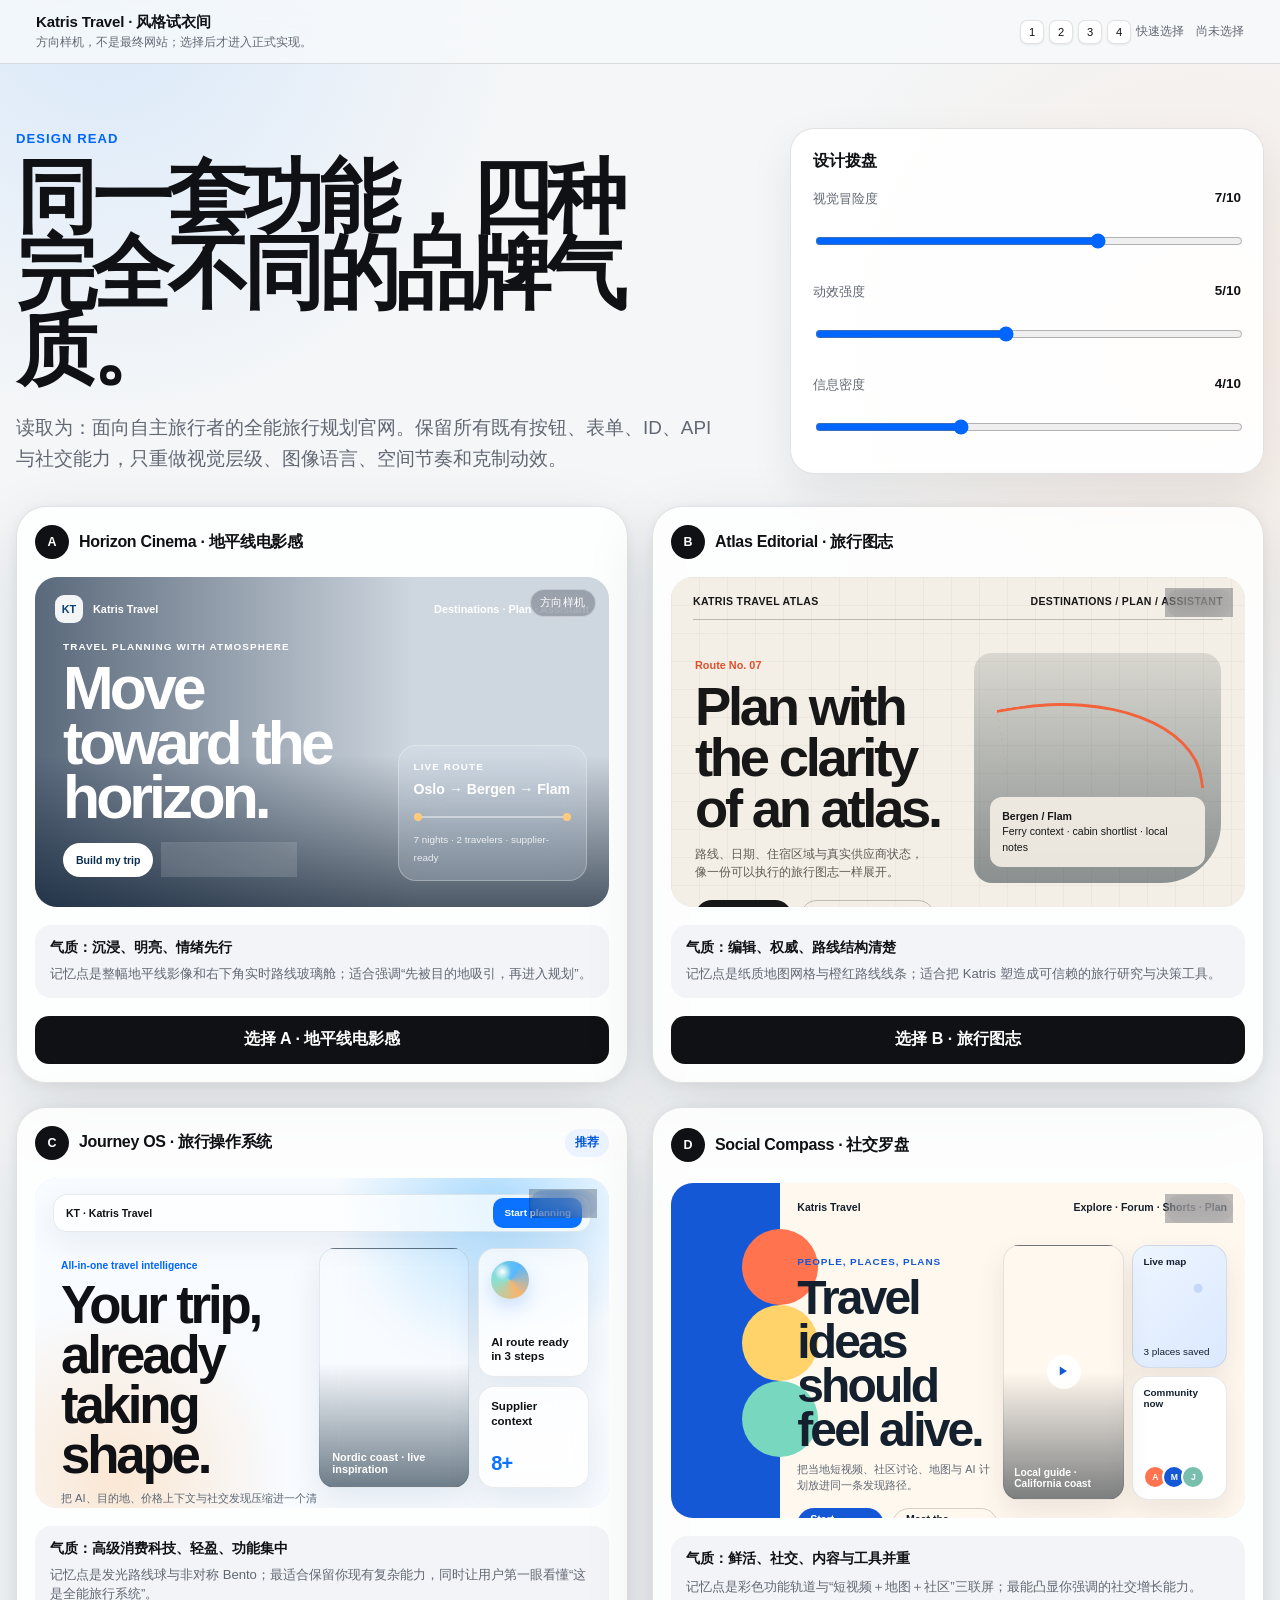
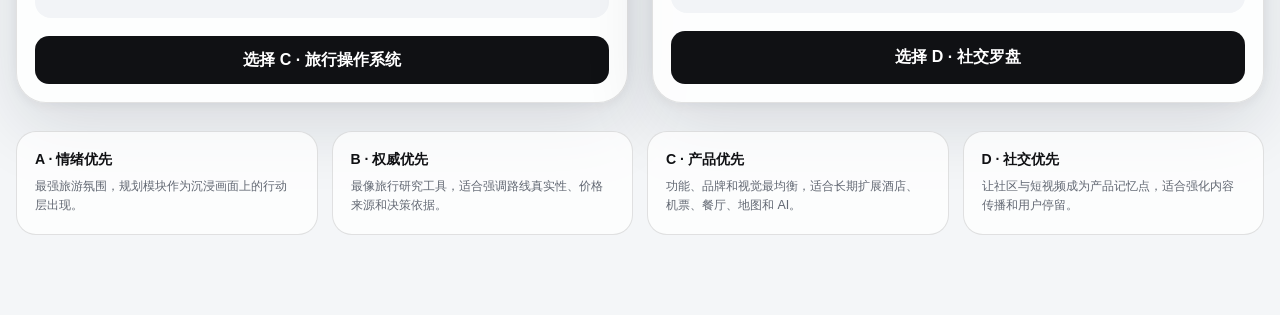
<file: design-previews/2026-07-15-katris-polish/index.html>
<!DOCTYPE html>
<html lang="zh-CN">
<head>
  <meta charset="UTF-8" />
  <meta name="viewport" content="width=device-width, initial-scale=1" />
  <meta name="color-scheme" content="light" />
  <meta name="theme-color" content="#f4f6f8" />
  <title>Katris Travel · 四方向设计样机</title>
  <style>
    :root {
      --shell-bg: #f4f6f8;
      --shell-surface: rgba(255, 255, 255, 0.92);
      --shell-ink: #101114;
      --shell-muted: #626873;
      --shell-line: rgba(16, 17, 20, 0.12);
      --shell-accent: #0066ff;
      --shell-accent-strong: #0052cc;
      --shell-focus: rgba(0, 102, 255, 0.34);
      --shell-radius: 24px;
      --shell-shadow: 0 24px 70px rgba(15, 23, 42, 0.12), 0 2px 12px rgba(15, 23, 42, 0.06);
      --system-font: -apple-system, BlinkMacSystemFont, "Segoe UI", "PingFang SC", "Hiragino Sans GB", "Microsoft YaHei", sans-serif;
    }

    * {
      box-sizing: border-box;
    }

    html {
      scroll-behavior: smooth;
    }

    body {
      min-width: 320px;
      margin: 0;
      color: var(--shell-ink);
      font-family: var(--system-font);
      background:
        radial-gradient(circle at 8% 0%, rgba(115, 179, 255, 0.2), transparent 26rem),
        radial-gradient(circle at 94% 18%, rgba(255, 186, 132, 0.18), transparent 28rem),
        var(--shell-bg);
    }

    button,
    input,
    textarea {
      font: inherit;
    }

    button {
      touch-action: manipulation;
    }

    button,
    input,
    textarea {
      -webkit-tap-highlight-color: transparent;
    }

    :focus-visible {
      outline: 3px solid var(--shell-focus);
      outline-offset: 3px;
    }

    .preview-toolbar {
      position: sticky;
      top: 0;
      z-index: 30;
      display: flex;
      align-items: center;
      justify-content: space-between;
      gap: 18px;
      min-height: 64px;
      padding: 12px clamp(16px, 3vw, 36px);
      border-bottom: 1px solid var(--shell-line);
      background: rgba(247, 249, 251, 0.82);
      backdrop-filter: blur(22px) saturate(150%);
    }

    .toolbar-title {
      display: grid;
      gap: 2px;
    }

    .toolbar-title strong {
      font-size: 0.94rem;
      letter-spacing: -0.01em;
    }

    .toolbar-title span,
    .toolbar-state {
      color: var(--shell-muted);
      font-size: 0.76rem;
    }

    .toolbar-meta {
      display: flex;
      align-items: center;
      justify-content: flex-end;
      gap: 12px;
      text-align: right;
    }

    .key-hint {
      display: inline-flex;
      align-items: center;
      gap: 5px;
      color: var(--shell-muted);
      font-size: 0.76rem;
    }

    kbd {
      display: inline-grid;
      place-items: center;
      width: 24px;
      height: 24px;
      border: 1px solid var(--shell-line);
      border-radius: 7px;
      background: #fff;
      color: var(--shell-ink);
      font-family: inherit;
      font-size: 0.7rem;
      box-shadow: 0 1px 2px rgba(15, 23, 42, 0.08);
    }

    .page {
      width: min(1460px, calc(100% - 32px));
      margin: 0 auto;
      padding: clamp(28px, 5vw, 72px) 0 80px;
    }

    .intro {
      display: grid;
      grid-template-columns: minmax(0, 1.2fr) minmax(300px, 0.8fr);
      gap: clamp(26px, 5vw, 70px);
      align-items: end;
      margin-bottom: 32px;
    }

    .intro-copy {
      max-width: 900px;
    }

    .intro-label {
      margin: 0 0 14px;
      color: #0066ff;
      font-size: 0.82rem;
      font-weight: 700;
      letter-spacing: 0.08em;
      text-transform: uppercase;
    }

    .intro h1 {
      max-width: 15ch;
      margin: 0;
      font-size: clamp(2.4rem, 6.3vw, 6.5rem);
      line-height: 0.94;
      letter-spacing: -0.065em;
    }

    .intro-copy > p:last-child {
      max-width: 68ch;
      margin: 24px 0 0;
      color: var(--shell-muted);
      font-size: clamp(1rem, 1.5vw, 1.18rem);
      line-height: 1.65;
    }

    .dials {
      display: grid;
      gap: 18px;
      padding: 22px;
      border: 1px solid var(--shell-line);
      border-radius: var(--shell-radius);
      background: var(--shell-surface);
      box-shadow: 0 16px 44px rgba(15, 23, 42, 0.08);
    }

    .dials h2 {
      margin: 0;
      font-size: 1rem;
      letter-spacing: -0.015em;
    }

    .dial {
      display: grid;
      gap: 9px;
    }

    .dial-head {
      display: flex;
      justify-content: space-between;
      gap: 12px;
      color: var(--shell-muted);
      font-size: 0.84rem;
    }

    .dial output {
      color: var(--shell-ink);
      font-weight: 800;
      font-variant-numeric: tabular-nums;
    }

    input[type="range"] {
      width: 100%;
      min-height: 44px;
      accent-color: var(--shell-accent);
      cursor: pointer;
    }

    .directions-grid {
      display: grid;
      grid-template-columns: repeat(2, minmax(0, 1fr));
      gap: 24px;
    }

    .direction-card {
      display: grid;
      gap: 18px;
      padding: 18px;
      border: 1px solid var(--shell-line);
      border-radius: 30px;
      background: rgba(255, 255, 255, 0.82);
      box-shadow: var(--shell-shadow);
      transition: transform 180ms ease, border-color 180ms ease, box-shadow 180ms ease;
    }

    .direction-card:hover {
      transform: translateY(-3px);
      border-color: rgba(0, 102, 255, 0.28);
      box-shadow: 0 28px 84px rgba(15, 23, 42, 0.15), 0 3px 14px rgba(15, 23, 42, 0.07);
    }

    .direction-card.is-selected {
      border-color: rgba(0, 102, 255, 0.78);
      box-shadow: 0 0 0 4px rgba(0, 102, 255, 0.12), var(--shell-shadow);
    }

    .direction-head {
      display: flex;
      align-items: center;
      justify-content: space-between;
      gap: 14px;
    }

    .direction-name {
      display: flex;
      align-items: center;
      gap: 10px;
      min-width: 0;
    }

    .direction-letter {
      display: grid;
      place-items: center;
      width: 34px;
      height: 34px;
      flex: 0 0 auto;
      border-radius: 50%;
      background: #101114;
      color: #fff;
      font-size: 0.78rem;
      font-weight: 800;
    }

    .direction-name strong {
      overflow: hidden;
      font-size: 1rem;
      letter-spacing: -0.02em;
      text-overflow: ellipsis;
      white-space: nowrap;
    }

    .badge {
      display: inline-flex;
      min-height: 28px;
      align-items: center;
      padding: 0 10px;
      border-radius: 999px;
      background: #eaf3ff;
      color: #0057d8;
      font-size: 0.72rem;
      font-weight: 750;
    }

    .mockup-stage {
      position: relative;
      overflow: hidden;
      min-height: 330px;
      border-radius: 22px;
      background: #dfe6ed;
      isolation: isolate;
    }

    .mockup-stage::after {
      content: "方向样机";
      position: absolute;
      top: 12px;
      right: 12px;
      z-index: 8;
      padding: 6px 9px;
      border: 1px solid rgba(255, 255, 255, 0.42);
      border-radius: 999px;
      background: rgba(15, 23, 42, 0.28);
      color: #fff;
      font-size: 0.66rem;
      letter-spacing: 0.06em;
      backdrop-filter: blur(12px);
    }

    .mockup {
      position: absolute;
      inset: 0;
      overflow: hidden;
    }

    .meta-block {
      display: grid;
      gap: 7px;
      width: 100%;
      min-width: 0;
      padding: 14px 15px;
      border-radius: 16px;
      background: #f2f4f7;
    }

    .meta-block strong {
      font-size: 0.86rem;
    }

    .meta-block span {
      color: var(--shell-muted);
      font-size: 0.82rem;
      line-height: 1.5;
    }

    .pick-button {
      display: inline-flex;
      align-items: center;
      justify-content: center;
      width: 100%;
      min-height: 48px;
      border: 0;
      border-radius: 14px;
      background: #101114;
      color: #fff;
      font-weight: 760;
      cursor: pointer;
      transition: transform 150ms ease, background-color 150ms ease;
    }

    .pick-button:hover {
      background: #26282e;
      transform: translateY(-1px);
    }

    .pick-button:active {
      transform: translateY(0) scale(0.985);
    }

    /* Direction A · Horizon Cinema */
    .dir-a {
      color: #fff;
      background:
        linear-gradient(90deg, rgba(7, 27, 52, 0.62), rgba(7, 27, 52, 0.08) 66%),
        linear-gradient(180deg, transparent 54%, rgba(9, 23, 39, 0.66)),
        url("https://images.unsplash.com/photo-1500534314209-a25ddb2bd429?auto=format&fit=crop&w=1400&q=82") center / cover;
    }

    .a-nav {
      position: absolute;
      top: 18px;
      left: 20px;
      right: 20px;
      z-index: 2;
      display: flex;
      align-items: center;
      justify-content: space-between;
      gap: 12px;
    }

    .a-brand,
    .a-nav-links {
      display: flex;
      align-items: center;
      gap: 10px;
      font-size: 0.68rem;
      font-weight: 700;
    }

    .a-mark {
      display: grid;
      place-items: center;
      width: 28px;
      height: 28px;
      border-radius: 9px;
      background: rgba(255, 255, 255, 0.92);
      color: #0c3f74;
    }

    .a-copy {
      position: absolute;
      left: 28px;
      bottom: 30px;
      z-index: 2;
      max-width: 58%;
    }

    .a-copy small,
    .a-route small {
      display: block;
      margin-bottom: 9px;
      font-size: 0.62rem;
      font-weight: 760;
      letter-spacing: 0.11em;
      text-transform: uppercase;
    }

    .a-copy h3 {
      max-width: 9ch;
      margin: 0;
      font-size: clamp(2rem, 4.8vw, 3.8rem);
      line-height: 0.9;
      letter-spacing: -0.065em;
    }

    .a-actions {
      display: flex;
      flex-wrap: wrap;
      gap: 8px;
      margin-top: 18px;
    }

    .mini-primary,
    .mini-secondary {
      display: inline-flex;
      align-items: center;
      justify-content: center;
      min-height: 34px;
      padding: 0 13px;
      border: 0;
      border-radius: 999px;
      font-size: 0.66rem;
      font-weight: 730;
    }

    .mini-primary {
      background: #fff;
      color: #0b2e50;
    }

    .mini-secondary {
      border: 1px solid rgba(255, 255, 255, 0.38);
      background: rgba(255, 255, 255, 0.14);
      color: #fff;
      backdrop-filter: blur(12px);
    }

    .a-route {
      position: absolute;
      right: 22px;
      bottom: 26px;
      z-index: 3;
      width: 33%;
      padding: 15px;
      border: 1px solid rgba(255, 255, 255, 0.28);
      border-radius: 18px;
      background: rgba(255, 255, 255, 0.16);
      backdrop-filter: blur(18px) saturate(140%);
    }

    .a-route strong {
      display: block;
      font-size: 0.88rem;
      line-height: 1.25;
    }

    .a-route-line {
      position: relative;
      height: 2px;
      margin: 17px 0 11px;
      background: rgba(255, 255, 255, 0.42);
    }

    .a-route-line::before,
    .a-route-line::after {
      content: "";
      position: absolute;
      top: 50%;
      width: 8px;
      height: 8px;
      border-radius: 50%;
      background: #ffca7a;
      transform: translateY(-50%);
    }

    .a-route-line::before { left: 0; }
    .a-route-line::after { right: 0; }

    .a-route span {
      font-size: 0.62rem;
      opacity: 0.82;
    }

    /* Direction B · Atlas Editorial */
    .dir-b {
      color: #171717;
      background: #f4efe6;
    }

    .dir-b::before {
      content: "";
      position: absolute;
      inset: 0;
      opacity: 0.42;
      background-image:
        linear-gradient(rgba(28, 28, 28, 0.08) 1px, transparent 1px),
        linear-gradient(90deg, rgba(28, 28, 28, 0.08) 1px, transparent 1px);
      background-size: 28px 28px;
    }

    .b-nav {
      position: absolute;
      top: 18px;
      left: 22px;
      right: 22px;
      z-index: 3;
      display: flex;
      align-items: center;
      justify-content: space-between;
      padding-bottom: 12px;
      border-bottom: 1px solid rgba(23, 23, 23, 0.25);
      font-size: 0.66rem;
      font-weight: 800;
      letter-spacing: 0.03em;
      text-transform: uppercase;
    }

    .b-copy {
      position: absolute;
      left: 24px;
      top: 78px;
      z-index: 2;
      width: 48%;
    }

    .b-index {
      color: #e14f2b;
      font-size: 0.68rem;
      font-weight: 800;
    }

    .b-copy h3 {
      margin: 8px 0 12px;
      font-size: clamp(2rem, 4.3vw, 3.4rem);
      line-height: 0.94;
      letter-spacing: -0.06em;
    }

    .b-copy p {
      max-width: 36ch;
      margin: 0;
      color: #5f5b55;
      font-size: 0.72rem;
      line-height: 1.55;
    }

    .b-actions {
      display: flex;
      gap: 8px;
      margin-top: 18px;
    }

    .b-actions .mini-primary {
      background: #171717;
      color: #fff;
    }

    .b-actions .mini-secondary {
      border-color: rgba(23, 23, 23, 0.24);
      background: transparent;
      color: #171717;
    }

    .b-map {
      position: absolute;
      top: 76px;
      right: 24px;
      bottom: 24px;
      z-index: 2;
      width: 43%;
      overflow: hidden;
      border-radius: 18px 18px 60px 18px;
      background:
        linear-gradient(180deg, rgba(22, 40, 48, 0.12), rgba(22, 40, 48, 0.48)),
        url("https://images.unsplash.com/photo-1530789253388-582c481c54b0?auto=format&fit=crop&w=900&q=82") center / cover;
    }

    .b-path {
      position: absolute;
      inset: 18% 10% auto 12%;
      height: 48%;
      border-top: 3px solid #f2623b;
      border-right: 3px solid #f2623b;
      border-radius: 0 90% 0 0;
      transform: rotate(-9deg);
    }

    .b-place {
      position: absolute;
      bottom: 16px;
      left: 16px;
      right: 16px;
      padding: 12px;
      border-radius: 12px;
      background: rgba(244, 239, 230, 0.9);
      font-size: 0.66rem;
      line-height: 1.45;
    }

    /* Direction C · Journey OS */
    .dir-c {
      color: #101114;
      background:
        radial-gradient(circle at 80% 8%, rgba(116, 198, 255, 0.55), transparent 29%),
        radial-gradient(circle at 14% 90%, rgba(255, 205, 154, 0.44), transparent 30%),
        #f8fbff;
    }

    .c-nav {
      position: absolute;
      top: 16px;
      left: 18px;
      right: 18px;
      z-index: 3;
      display: flex;
      align-items: center;
      justify-content: space-between;
      min-height: 38px;
      padding: 0 8px 0 12px;
      border: 1px solid rgba(18, 32, 48, 0.09);
      border-radius: 14px;
      background: rgba(255, 255, 255, 0.7);
      box-shadow: 0 10px 30px rgba(34, 76, 110, 0.08);
      backdrop-filter: blur(18px);
      font-size: 0.66rem;
      font-weight: 750;
    }

    .c-nav button {
      min-height: 30px;
      padding: 0 11px;
      border: 0;
      border-radius: 10px;
      background: #0a72ff;
      color: #fff;
      font-size: 0.62rem;
      font-weight: 760;
    }

    .c-copy {
      position: absolute;
      left: 26px;
      top: 77px;
      z-index: 2;
      width: 46%;
    }

    .c-copy span {
      color: #0066ff;
      font-size: 0.64rem;
      font-weight: 780;
    }

    .c-copy h3 {
      margin: 7px 0 10px;
      font-size: clamp(2rem, 4.2vw, 3.3rem);
      line-height: 0.95;
      letter-spacing: -0.06em;
    }

    .c-copy p {
      margin: 0;
      color: #5b6673;
      font-size: 0.7rem;
      line-height: 1.5;
    }

    .c-actions {
      display: flex;
      gap: 8px;
      margin-top: 15px;
    }

    .c-actions .mini-primary {
      background: #101114;
      color: #fff;
    }

    .c-actions .mini-secondary {
      border-color: rgba(16, 17, 20, 0.15);
      background: rgba(255, 255, 255, 0.82);
      color: #101114;
    }

    .c-bento {
      position: absolute;
      top: 70px;
      right: 20px;
      bottom: 20px;
      z-index: 2;
      display: grid;
      width: 47%;
      grid-template-columns: 1.15fr 0.85fr;
      grid-template-rows: 1fr 0.78fr;
      gap: 9px;
    }

    .c-tile {
      overflow: hidden;
      border: 1px solid rgba(16, 17, 20, 0.08);
      border-radius: 16px;
      background: rgba(255, 255, 255, 0.78);
      box-shadow: 0 14px 32px rgba(36, 82, 118, 0.1);
      backdrop-filter: blur(16px);
    }

    .c-photo {
      grid-row: span 2;
      position: relative;
      background:
        linear-gradient(180deg, transparent 48%, rgba(10, 34, 52, 0.58)),
        url("https://images.unsplash.com/photo-1500534314209-a25ddb2bd429?auto=format&fit=crop&w=900&q=82") center / cover;
    }

    .c-photo span {
      position: absolute;
      left: 12px;
      bottom: 12px;
      color: #fff;
      font-size: 0.68rem;
      font-weight: 720;
    }

    .c-ai,
    .c-price {
      display: grid;
      align-content: space-between;
      padding: 12px;
    }

    .c-ai strong,
    .c-price strong {
      font-size: 0.72rem;
      line-height: 1.3;
    }

    .c-orb {
      width: 38px;
      height: 38px;
      border-radius: 50%;
      background:
        radial-gradient(circle at 30% 28%, #fff, transparent 23%),
        conic-gradient(from 30deg, #55b8ff, #f7b56f, #8be0d1, #55b8ff);
      box-shadow: 0 8px 20px rgba(0, 102, 255, 0.2);
      animation: float-orb 4.8s ease-in-out infinite;
    }

    .c-price span {
      color: #0a72ff;
      font-size: 1.25rem;
      font-weight: 850;
      letter-spacing: -0.04em;
    }

    /* Direction D · Social Compass */
    .dir-d {
      color: #14202d;
      background: #fff8ef;
    }

    .d-band {
      position: absolute;
      top: 0;
      left: 0;
      bottom: 0;
      width: 19%;
      background: #1558d6;
    }

    .d-band::after {
      content: "";
      position: absolute;
      right: -38px;
      top: 46px;
      width: 76px;
      height: 76px;
      border-radius: 50%;
      background: #ff744f;
      box-shadow: 0 76px 0 #ffd36a, 0 152px 0 #78d8bf;
    }

    .d-nav {
      position: absolute;
      top: 18px;
      left: 22%;
      right: 18px;
      z-index: 3;
      display: flex;
      justify-content: space-between;
      align-items: center;
      font-size: 0.66rem;
      font-weight: 800;
    }

    .d-copy {
      position: absolute;
      left: 22%;
      top: 68px;
      z-index: 2;
      width: 35%;
    }

    .d-copy small {
      color: #1558d6;
      font-size: 0.62rem;
      font-weight: 800;
      letter-spacing: 0.09em;
      text-transform: uppercase;
    }

    .d-copy h3 {
      margin: 7px 0 10px;
      font-size: clamp(1.8rem, 3.8vw, 3rem);
      line-height: 0.92;
      letter-spacing: -0.06em;
    }

    .d-copy p {
      margin: 0;
      color: #5f6872;
      font-size: 0.68rem;
      line-height: 1.45;
    }

    .d-actions {
      display: flex;
      gap: 8px;
      margin-top: 14px;
    }

    .d-actions .mini-primary {
      background: #1558d6;
      color: #fff;
    }

    .d-actions .mini-secondary {
      border-color: rgba(20, 32, 45, 0.18);
      background: transparent;
      color: #14202d;
    }

    .d-social {
      position: absolute;
      top: 62px;
      right: 18px;
      bottom: 18px;
      z-index: 2;
      display: grid;
      width: 39%;
      grid-template-columns: 1fr 0.78fr;
      grid-template-rows: 1fr 1fr;
      gap: 8px;
    }

    .d-video,
    .d-map,
    .d-community {
      overflow: hidden;
      border-radius: 16px;
      border: 1px solid rgba(20, 32, 45, 0.1);
      background: #fff;
      box-shadow: 0 12px 28px rgba(83, 63, 39, 0.1);
    }

    .d-video {
      grid-row: span 2;
      position: relative;
      background:
        linear-gradient(180deg, transparent 50%, rgba(16, 25, 34, 0.55)),
        url("https://images.unsplash.com/photo-1469474968028-56623f02e42e?auto=format&fit=crop&w=800&q=82") center / cover;
    }

    .d-video::before {
      content: "▶";
      position: absolute;
      top: 50%;
      left: 50%;
      display: grid;
      place-items: center;
      width: 34px;
      height: 34px;
      border-radius: 50%;
      background: rgba(255, 255, 255, 0.88);
      color: #1558d6;
      font-size: 0.68rem;
      transform: translate(-50%, -50%);
    }

    .d-video span {
      position: absolute;
      left: 10px;
      right: 10px;
      bottom: 10px;
      color: #fff;
      font-size: 0.64rem;
      font-weight: 700;
    }

    .d-map,
    .d-community {
      display: grid;
      align-content: space-between;
      padding: 10px;
      font-size: 0.62rem;
    }

    .d-map {
      background:
        radial-gradient(circle at 70% 35%, rgba(21, 88, 214, 0.15) 0 4px, transparent 5px),
        linear-gradient(135deg, #edf5ff, #dbe8ff);
    }

    .d-community {
      background: #fff;
    }

    .avatars {
      display: flex;
      margin-top: 8px;
    }

    .avatars span {
      display: grid;
      place-items: center;
      width: 24px;
      height: 24px;
      margin-left: -5px;
      border: 2px solid #fff;
      border-radius: 50%;
      background: #ff744f;
      color: #fff;
      font-size: 0.54rem;
      font-weight: 800;
    }

    .avatars span:first-child { margin-left: 0; }
    .avatars span:nth-child(2) { background: #1558d6; }
    .avatars span:nth-child(3) { background: #78bfae; }

    .comparison {
      display: grid;
      grid-template-columns: repeat(4, minmax(0, 1fr));
      gap: 14px;
      margin-top: 28px;
    }

    .comparison article {
      padding: 18px;
      border: 1px solid var(--shell-line);
      border-radius: 20px;
      background: rgba(255, 255, 255, 0.72);
    }

    .comparison strong {
      display: block;
      margin-bottom: 8px;
      font-size: 0.88rem;
    }

    .comparison p {
      margin: 0;
      color: var(--shell-muted);
      font-size: 0.78rem;
      line-height: 1.55;
    }

    .dialog-backdrop {
      position: fixed;
      inset: 0;
      z-index: 60;
      display: grid;
      place-items: center;
      padding: 18px;
      background: rgba(12, 15, 20, 0.44);
      backdrop-filter: blur(10px);
    }

    .dialog-backdrop[hidden] {
      display: none;
    }

    .selection-dialog {
      width: min(520px, 100%);
      padding: 24px;
      border: 1px solid rgba(255, 255, 255, 0.4);
      border-radius: 24px;
      background: #fff;
      box-shadow: 0 32px 100px rgba(0, 0, 0, 0.25);
    }

    .selection-dialog h2 {
      margin: 0 0 8px;
      font-size: 1.45rem;
      letter-spacing: -0.035em;
    }

    .selection-dialog > p {
      margin: 0 0 16px;
      color: var(--shell-muted);
      line-height: 1.5;
    }

    .dialog-dials {
      display: flex;
      flex-wrap: wrap;
      gap: 8px;
      margin-bottom: 16px;
    }

    .dialog-dials span {
      padding: 7px 10px;
      border-radius: 999px;
      background: #eef3f8;
      font-size: 0.78rem;
      font-variant-numeric: tabular-nums;
    }

    .selection-dialog label {
      display: grid;
      gap: 8px;
      font-size: 0.86rem;
      font-weight: 700;
    }

    .selection-dialog textarea {
      width: 100%;
      min-height: 112px;
      resize: vertical;
      padding: 13px;
      border: 1px solid rgba(16, 17, 20, 0.18);
      border-radius: 14px;
      color: var(--shell-ink);
      background: #fff;
      font-size: 16px;
      line-height: 1.5;
    }

    .dialog-actions {
      display: flex;
      justify-content: flex-end;
      gap: 10px;
      margin-top: 18px;
    }

    .dialog-actions button {
      min-height: 44px;
      padding: 0 16px;
      border-radius: 12px;
      font-weight: 720;
      cursor: pointer;
    }

    .dialog-cancel {
      border: 1px solid rgba(16, 17, 20, 0.14);
      background: #fff;
      color: var(--shell-ink);
    }

    .dialog-confirm {
      border: 1px solid var(--shell-accent);
      background: var(--shell-accent);
      color: #fff;
    }

    .toast {
      position: fixed;
      left: 50%;
      bottom: 24px;
      z-index: 80;
      max-width: min(540px, calc(100% - 32px));
      padding: 12px 16px;
      border-radius: 999px;
      background: #101114;
      color: #fff;
      font-size: 0.84rem;
      box-shadow: 0 16px 44px rgba(0, 0, 0, 0.22);
      transform: translate(-50%, 20px);
      opacity: 0;
      pointer-events: none;
      transition: transform 180ms ease, opacity 180ms ease;
    }

    .toast.is-visible {
      transform: translate(-50%, 0);
      opacity: 1;
    }

    @keyframes float-orb {
      0%, 100% { transform: translateY(0); }
      50% { transform: translateY(-7px); }
    }

    @media (max-width: 1040px) {
      .intro {
        grid-template-columns: 1fr;
      }

      .dials {
        grid-template-columns: repeat(3, minmax(0, 1fr));
      }

      .dials h2 {
        grid-column: 1 / -1;
      }

      .comparison {
        grid-template-columns: repeat(2, minmax(0, 1fr));
      }
    }

    @media (max-width: 820px) {
      .preview-toolbar {
        align-items: flex-start;
      }

      .toolbar-meta {
        display: none;
      }

      .directions-grid {
        grid-template-columns: 1fr;
      }

      .mockup-stage {
        min-height: 310px;
      }
    }

    @media (max-width: 620px) {
      .page {
        width: min(100% - 20px, 1460px);
        padding-top: 30px;
      }

      .intro h1 {
        font-size: clamp(2.35rem, 15vw, 4.3rem);
      }

      .dials {
        grid-template-columns: 1fr;
      }

      .comparison {
        grid-template-columns: 1fr;
      }

      .mockup-stage {
        min-height: 360px;
      }

      .a-copy,
      .b-copy,
      .c-copy,
      .d-copy {
        width: auto;
        max-width: 58%;
      }

      .a-route,
      .b-map,
      .c-bento,
      .d-social {
        width: 38%;
      }

      .direction-card {
        padding: 12px;
        border-radius: 24px;
      }

      .dialog-actions {
        flex-direction: column-reverse;
      }

      .dialog-actions button {
        width: 100%;
      }
    }

    @media (prefers-reduced-motion: reduce) {
      html {
        scroll-behavior: auto;
      }

      *,
      *::before,
      *::after {
        animation-duration: 0.01ms !important;
        animation-iteration-count: 1 !important;
        transition-duration: 0.01ms !important;
      }
    }
  </style>
</head>
<body>
  <header class="preview-toolbar">
    <div class="toolbar-title">
      <strong>Katris Travel · 风格试衣间</strong>
      <span>方向样机，不是最终网站；选择后才进入正式实现。</span>
    </div>
    <div class="toolbar-meta">
      <span class="key-hint"><kbd>1</kbd><kbd>2</kbd><kbd>3</kbd><kbd>4</kbd> 快速选择</span>
      <span class="toolbar-state" id="toolbar-state" aria-live="polite">尚未选择</span>
    </div>
  </header>

  <main class="page">
    <section class="intro" aria-labelledby="preview-title">
      <div class="intro-copy">
        <p class="intro-label">Design Read</p>
        <h1 id="preview-title">同一套功能，四种完全不同的品牌气质。</h1>
        <p>读取为：面向自主旅行者的全能旅行规划官网。保留所有既有按钮、表单、ID、API 与社交能力，只重做视觉层级、图像语言、空间节奏和克制动效。</p>
      </div>

      <section class="dials" aria-labelledby="dial-title">
        <h2 id="dial-title">设计拨盘</h2>
        <label class="dial">
          <span class="dial-head"><span>视觉冒险度</span><output id="variance-output">7/10</output></span>
          <input id="variance" type="range" min="1" max="10" value="7" data-qmdp-output="variance-output" />
        </label>
        <label class="dial">
          <span class="dial-head"><span>动效强度</span><output id="motion-output">5/10</output></span>
          <input id="motion" type="range" min="1" max="10" value="5" data-qmdp-output="motion-output" />
        </label>
        <label class="dial">
          <span class="dial-head"><span>信息密度</span><output id="density-output">4/10</output></span>
          <input id="density" type="range" min="1" max="10" value="4" data-qmdp-output="density-output" />
        </label>
      </section>
    </section>

    <section class="directions-grid" aria-label="四个设计方向">
      <article class="direction-card" data-card="A">
        <header class="direction-head">
          <div class="direction-name">
            <span class="direction-letter">A</span>
            <strong>Horizon Cinema · 地平线电影感</strong>
          </div>
        </header>

        <div class="mockup-stage">
          <div class="mockup dir-a">
            <div class="a-nav">
              <span class="a-brand"><span class="a-mark">KT</span> Katris Travel</span>
              <span class="a-nav-links">Destinations · Plan · Assistant</span>
            </div>
            <div class="a-copy">
              <small>Travel planning with atmosphere</small>
              <h3>Move toward the horizon.</h3>
              <div class="a-actions">
                <span class="mini-primary">Build my trip</span>
                <span class="mini-secondary">View ready templates</span>
              </div>
            </div>
            <aside class="a-route">
              <small>Live route</small>
              <strong>Oslo → Bergen → Flam</strong>
              <div class="a-route-line"></div>
              <span>7 nights · 2 travelers · supplier-ready</span>
            </aside>
          </div>
        </div>

        <div class="meta-block">
          <strong>气质：沉浸、明亮、情绪先行</strong>
          <span>记忆点是整幅地平线影像和右下角实时路线玻璃舱；适合强调“先被目的地吸引，再进入规划”。</span>
        </div>
        <button class="pick-button qmdp-pick-button" type="button" data-direction="A" data-name="Horizon Cinema · 地平线电影感" data-qmdp-native-handler="true">选择 A · 地平线电影感</button>
      </article>

      <article class="direction-card" data-card="B">
        <header class="direction-head">
          <div class="direction-name">
            <span class="direction-letter">B</span>
            <strong>Atlas Editorial · 旅行图志</strong>
          </div>
        </header>

        <div class="mockup-stage">
          <div class="mockup dir-b">
            <div class="b-nav"><span>Katris Travel Atlas</span><span>Destinations / Plan / Assistant</span></div>
            <div class="b-copy">
              <span class="b-index">Route No. 07</span>
              <h3>Plan with the clarity of an atlas.</h3>
              <p>路线、日期、住宿区域与真实供应商状态，像一份可以执行的旅行图志一样展开。</p>
              <div class="b-actions">
                <span class="mini-primary">Start planning</span>
                <span class="mini-secondary">View ready templates</span>
              </div>
            </div>
            <div class="b-map">
              <span class="b-path"></span>
              <div class="b-place"><strong>Bergen / Flam</strong><br />Ferry context · cabin shortlist · local notes</div>
            </div>
          </div>
        </div>

        <div class="meta-block">
          <strong>气质：编辑、权威、路线结构清楚</strong>
          <span>记忆点是纸质地图网格与橙红路线线条；适合把 Katris 塑造成可信赖的旅行研究与决策工具。</span>
        </div>
        <button class="pick-button qmdp-pick-button" type="button" data-direction="B" data-name="Atlas Editorial · 旅行图志" data-qmdp-native-handler="true">选择 B · 旅行图志</button>
      </article>

      <article class="direction-card" data-card="C">
        <header class="direction-head">
          <div class="direction-name">
            <span class="direction-letter">C</span>
            <strong>Journey OS · 旅行操作系统</strong>
          </div>
          <span class="badge">推荐</span>
        </header>

        <div class="mockup-stage">
          <div class="mockup dir-c">
            <div class="c-nav"><span>KT · Katris Travel</span><button type="button">Start planning</button></div>
            <div class="c-copy">
              <span>All-in-one travel intelligence</span>
              <h3>Your trip, already taking shape.</h3>
              <p>把 AI、目的地、价格上下文与社交发现压缩进一个清晰、明亮、可操作的系统。</p>
              <div class="c-actions">
                <span class="mini-primary">Build my trip</span>
                <span class="mini-secondary">View ready templates</span>
              </div>
            </div>
            <div class="c-bento">
              <div class="c-tile c-photo"><span>Nordic coast · live inspiration</span></div>
              <div class="c-tile c-ai"><div class="c-orb"></div><strong>AI route ready in 3 steps</strong></div>
              <div class="c-tile c-price"><strong>Supplier context</strong><span>8+</span></div>
            </div>
          </div>
        </div>

        <div class="meta-block">
          <strong>气质：高级消费科技、轻盈、功能集中</strong>
          <span>记忆点是发光路线球与非对称 Bento；最适合保留你现有复杂能力，同时让用户第一眼看懂“这是全能旅行系统”。</span>
        </div>
        <button class="pick-button qmdp-pick-button" type="button" data-direction="C" data-name="Journey OS · 旅行操作系统" data-qmdp-native-handler="true">选择 C · 旅行操作系统</button>
      </article>

      <article class="direction-card" data-card="D">
        <header class="direction-head">
          <div class="direction-name">
            <span class="direction-letter">D</span>
            <strong>Social Compass · 社交罗盘</strong>
          </div>
        </header>

        <div class="mockup-stage">
          <div class="mockup dir-d">
            <span class="d-band"></span>
            <div class="d-nav"><span>Katris Travel</span><span>Explore · Forum · Shorts · Plan</span></div>
            <div class="d-copy">
              <small>People, places, plans</small>
              <h3>Travel ideas should feel alive.</h3>
              <p>把当地短视频、社区讨论、地图与 AI 计划放进同一条发现路径。</p>
              <div class="d-actions">
                <span class="mini-primary">Start planning</span>
                <span class="mini-secondary">Meet the assistant</span>
              </div>
            </div>
            <div class="d-social">
              <div class="d-video"><span>Local guide · California coast</span></div>
              <div class="d-map"><strong>Live map</strong><span>3 places saved</span></div>
              <div class="d-community"><strong>Community now</strong><div class="avatars"><span>A</span><span>M</span><span>J</span></div></div>
            </div>
          </div>
        </div>

        <div class="meta-block">
          <strong>气质：鲜活、社交、内容与工具并重</strong>
          <span>记忆点是彩色功能轨道与“短视频＋地图＋社区”三联屏；最能凸显你强调的社交增长能力。</span>
        </div>
        <button class="pick-button qmdp-pick-button" type="button" data-direction="D" data-name="Social Compass · 社交罗盘" data-qmdp-native-handler="true">选择 D · 社交罗盘</button>
      </article>
    </section>

    <section class="comparison" aria-label="方向差异说明">
      <article><strong>A · 情绪优先</strong><p>最强旅游氛围，规划模块作为沉浸画面上的行动层出现。</p></article>
      <article><strong>B · 权威优先</strong><p>最像旅行研究工具，适合强调路线真实性、价格来源和决策依据。</p></article>
      <article><strong>C · 产品优先</strong><p>功能、品牌和视觉最均衡，适合长期扩展酒店、机票、餐厅、地图和 AI。</p></article>
      <article><strong>D · 社交优先</strong><p>让社区与短视频成为产品记忆点，适合强化内容传播和用户停留。</p></article>
    </section>
  </main>

  <div class="dialog-backdrop" id="dialog-backdrop" hidden>
    <section class="selection-dialog" role="dialog" aria-modal="true" aria-labelledby="dialog-title" aria-describedby="dialog-description">
      <h2 id="dialog-title">确认设计方向</h2>
      <p id="dialog-description">确认后不会自动修改正式网站，只会记录你的选择，等待下一步执行指令。</p>
      <div class="dialog-dials" id="dialog-dials"></div>
      <label for="adjustments">调整建议（可选）
        <textarea id="adjustments" placeholder="例如：保留 C 的布局，但使用 A 的图片氛围……"></textarea>
      </label>
      <div class="dialog-actions">
        <button class="dialog-cancel" id="dialog-cancel" type="button">取消</button>
        <button class="dialog-confirm" id="dialog-confirm" type="button">确认并记录</button>
      </div>
    </section>
  </div>

  <div class="toast" id="toast" role="status" aria-live="polite"></div>

  <script>
    (() => {
      const inputs = {
        variance: document.getElementById("variance"),
        motion: document.getElementById("motion"),
        density: document.getElementById("density")
      };

      const outputs = {
        variance: document.getElementById("variance-output"),
        motion: document.getElementById("motion-output"),
        density: document.getElementById("density-output")
      };

      const dialog = document.getElementById("dialog-backdrop");
      const dialogTitle = document.getElementById("dialog-title");
      const dialogDials = document.getElementById("dialog-dials");
      const adjustments = document.getElementById("adjustments");
      const cancelButton = document.getElementById("dialog-cancel");
      const confirmButton = document.getElementById("dialog-confirm");
      const toolbarState = document.getElementById("toolbar-state");
      const toast = document.getElementById("toast");
      const pickButtons = [...document.querySelectorAll(".pick-button")];
      let pending = null;
      let lastFocused = null;
      let toastTimer = null;

      function readDials() {
        return {
          visualVariance: Number(inputs.variance.value),
          motionIntensity: Number(inputs.motion.value),
          informationDensity: Number(inputs.density.value)
        };
      }

      function updateDial(key) {
        outputs[key].textContent = `${inputs[key].value}/10`;
      }

      Object.keys(inputs).forEach((key) => {
        inputs[key].addEventListener("input", () => updateDial(key));
      });

      function openDialog(button) {
        pending = {
          id: button.dataset.direction,
          name: button.dataset.name
        };
        lastFocused = document.activeElement;
        const dials = readDials();
        dialogTitle.textContent = `确认选择 ${pending.id} · ${pending.name}`;
        dialogDials.innerHTML = `
          <span>视觉冒险度 ${dials.visualVariance}/10</span>
          <span>动效强度 ${dials.motionIntensity}/10</span>
          <span>信息密度 ${dials.informationDensity}/10</span>
        `;
        adjustments.value = "";
        dialog.hidden = false;
        document.body.style.overflow = "hidden";
        requestAnimationFrame(() => adjustments.focus());
      }

      function closeDialog() {
        dialog.hidden = true;
        document.body.style.overflow = "";
        if (lastFocused instanceof HTMLElement) lastFocused.focus();
      }

      function showToast(message) {
        window.clearTimeout(toastTimer);
        toast.textContent = message;
        toast.classList.add("is-visible");
        toastTimer = window.setTimeout(() => toast.classList.remove("is-visible"), 3200);
      }

      async function confirmSelection() {
        if (!pending) return;
        const payload = {
          id: pending.id,
          label: pending.id,
          name: pending.name,
          notes: "Katris Travel polish direction",
          dials: readDials(),
          adjustments: adjustments.value.trim(),
          recordedAt: new Date().toISOString()
        };

        localStorage.setItem("katris-design-selection", JSON.stringify(payload));
        document.querySelectorAll(".direction-card").forEach((card) => {
          card.classList.toggle("is-selected", card.dataset.card === pending.id);
        });
        toolbarState.textContent = `已选择 ${pending.id} · ${pending.name}`;

        const shareText = `选 ${pending.id}：${pending.name}；拨盘：视觉冒险度 ${payload.dials.visualVariance}/10，动效强度 ${payload.dials.motionIntensity}/10，信息密度 ${payload.dials.informationDensity}/10；建议：${payload.adjustments || "无"}`;
        try {
          await navigator.clipboard.writeText(shareText);
          showToast(`已选择方向 ${pending.id}，选择内容已复制；请回到对话发送。`);
        } catch (error) {
          showToast(`已选择方向 ${pending.id}；请回到对话告诉我你的选择。`);
        }
        closeDialog();
      }

      pickButtons.forEach((button) => {
        button.addEventListener("click", () => openDialog(button));
      });

      cancelButton.addEventListener("click", closeDialog);
      confirmButton.addEventListener("click", confirmSelection);

      dialog.addEventListener("click", (event) => {
        if (event.target === dialog) closeDialog();
      });

      document.addEventListener("keydown", (event) => {
        if (!dialog.hidden) {
          if (event.key === "Escape") closeDialog();
          return;
        }
        if (["1", "2", "3", "4"].includes(event.key)) {
          const button = pickButtons[Number(event.key) - 1];
          if (button) openDialog(button);
        }
      });

      const saved = localStorage.getItem("katris-design-selection");
      if (saved) {
        try {
          const payload = JSON.parse(saved);
          const card = document.querySelector(`[data-card="${payload.id}"]`);
          if (card) card.classList.add("is-selected");
          toolbarState.textContent = `上次选择 ${payload.id} · ${payload.name}`;
        } catch (error) {
          localStorage.removeItem("katris-design-selection");
        }
      }
    })();
  </script>
</body>
</html>
</file>
